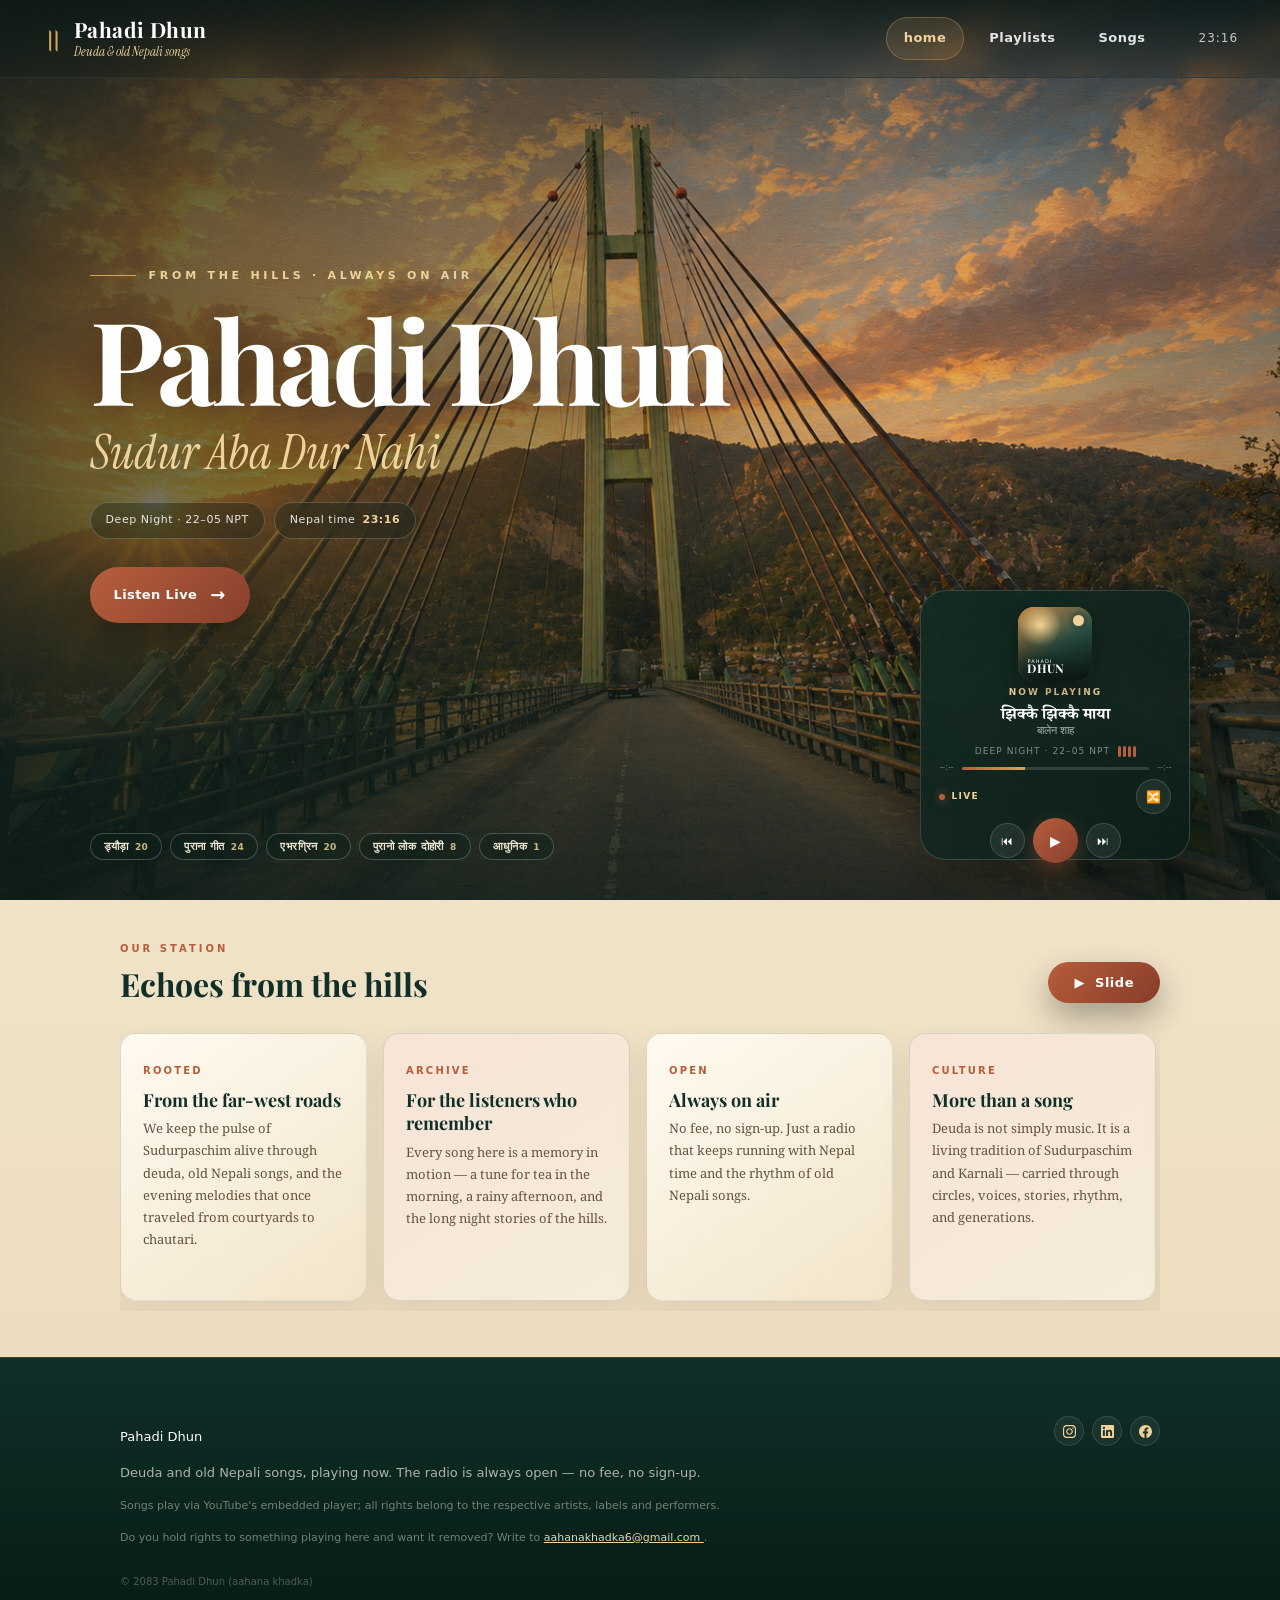
<file: index.html>
<!DOCTYPE html>
<html lang="en">
<head>
  <meta charset="UTF-8">
  <meta name="viewport" content="width=device-width, initial-scale=1.0">

  <title>Pahadi Dhun | Sudur Aba Dur Nahi</title>

  <link rel="preconnect" href="https://fonts.googleapis.com">
  <link rel="preconnect" href="https://fonts.gstatic.com" crossorigin>

  <link
    href="https://fonts.googleapis.com/css2?family=Noto+Serif+Devanagari:wght@400;500;600;700&family=Instrument+Serif:ital@0;1&family=Playfair+Display:wght@500;600;700&display=swap"
    rel="stylesheet"
  >

  <link rel="stylesheet" href="styles.css">
</head>

<body>

  <!-- ================= TOP NAVIGATION ================= -->

  <header class="topbar">

    <a class="brand" href="#radio">
      <span class="brand-symbol">॥</span>

      <span class="brand-text">
        <span class="brand-mark">Pahadi Dhun</span>
        <span class="brand-en">Deuda & old Nepali songs</span>
      </span>
    </a>

    <nav class="topnav">
      <a href="#radio" class="active">home</a>
      <a href="playlists.html">Playlists</a>
      <a href="playlists.html#songs">Songs</a>
    </nav>

    <div class="topbar-meta">
      <span class="clock" id="clock">--:--</span>
    </div>

  </header>


  <!-- ================= HERO ================= -->

  <section class="hero" id="radio">

    <!-- background -->
    <div class="hero-background"></div>

    <!-- cinematic overlay -->
    <div class="hero-overlay"></div>

    <!-- grain -->
    <div class="hero-grain"></div>


    <div class="hero-content">

      <p class="hero-eyebrow reveal">
        From the hills · Always on air
      </p>

      <h1 class="reveal">
        Pahadi Dhun
      </h1>

      <p class="hero-tagline reveal">
        Sudur Aba Dur Nahi
      </p>



      <div class="hero-badges reveal">

        <span class="badge" id="nowRotationBadge">
          — 
        </span>

        <span class="badge">
          Nepal time
          <strong id="nptTime">--:--</strong>
        </span>

      </div>


      <a class="cta reveal" href="#player-section">
        <span>Listen Live</span>
        <span class="cta-arrow">→</span>
      </a>

    </div>


    <!-- ================= CATEGORY BUTTONS ================= -->

    <div class="hero-cats reveal" id="heroCats"></div>


    <!-- ================= FLOATING PLAYER ================= -->

    <div class="player-section" id="player-section">

      <div class="player-grid reveal">

        <div class="now-card">

          <!-- album art -->
          <div class="art" id="artWrap">

            <div class="art-inner" id="artInner">

              <div class="art-overlay"></div>

              <div class="art-title">
                <span>PAHADI</span>
                <strong>DHUN</strong>
              </div>

              <span class="disc-hole"></span>

            </div>

          </div>


          <!-- song information -->

          <div class="now-body">

            <div class="now-text">

              <p class="now-label">
                Now playing
              </p>

              <h3 id="nowTitle">
                —
              </h3>

              <p class="now-artist" id="nowArtist">
                —
              </p>

              <div class="now-sub">

                <span
                  class="now-rotation"
                  id="nowPlayingRotation">
                  —
                </span>

                <span class="eq" aria-hidden="true">
                  <i></i>
                  <i></i>
                  <i></i>
                  <i></i>
                </span>

              </div>

            </div>


            <div class="progress" aria-hidden="true">

              <span class="progress-time" id="progressCur">
                --:--
              </span>

              <span class="progress-track">
                <span class="progress-fill" id="progressFill"></span>
              </span>

              <span class="progress-time" id="progressTotal">
                --:--
              </span>

            </div>

          </div>


          <!-- controls -->

          <div class="controls">

            <div class="controls-meta">

              <span class="live">
                <span class="live-dot"></span>
                Live
              </span>

              <button
                type="button"
                class="ctl"
                id="btnShuffle"
                aria-label="Shuffle">
                🔀
              </button>

            </div>


            <div class="controls-main">

              <button
                class="ctl"
                id="btnPrev"
                aria-label="Previous song">
                ⏮
              </button>

              <button
                class="ctl primary"
                id="btnPlay"
                aria-label="Play / Pause">
                ▶
              </button>

              <button
                class="ctl"
                id="btnNext"
                aria-label="Next song">
                ⏭
              </button>

            </div>

          </div>

        </div>


        <!-- hidden YouTube player -->
        <div class="player-hidden" aria-hidden="true">
          <div id="player"></div>
        </div>

      </div>

    </div>

  </section>


  <!-- ================= STATION STORY ================= -->

  <section class="story reveal">

    <div class="story-inner">

      <div class="story-head">

        <div class="section-head">

          <span class="kicker">
            Our station
          </span>

          <h2>
            Echoes from the hills
          </h2>

        </div>

        <button
          type="button"
          class="slide-btn story-slide-btn"
          id="storySlideBtn"
          aria-label="Slide story cards">
          <span>▶</span>
          <span class="slide-btn-label">Slide</span>
        </button>

      </div>


      <div class="story-grid" id="storyGrid">

        <article class="story-card">

          <span class="story-tag">
            Rooted
          </span>

          <h3>
            From the far-west roads
          </h3>

          <p>
            We keep the pulse of Sudurpaschim alive through
            deuda, old Nepali songs, and the evening melodies
            that once traveled from courtyards to chautari.
          </p>

        </article>


        <article class="story-card accent">

          <span class="story-tag">
            Archive
          </span>

          <h3>
            For the listeners who remember
          </h3>

          <p>
            Every song here is a memory in motion — a tune
            for tea in the morning, a rainy afternoon, and
            the long night stories of the hills.
          </p>

        </article>


        <article class="story-card">

          <span class="story-tag">
            Open
          </span>

          <h3>
            Always on air
          </h3>

          <p>
            No fee, no sign-up. Just a radio that keeps
            running with Nepal time and the rhythm of
            old Nepali songs.
          </p>

        </article>

        <article class="story-card accent">

          <span class="story-tag">
            Culture
          </span>

          <h3>
            More than a song
          </h3>

          <p>
            Deuda is not simply music. It is a living tradition
            of Sudurpaschim and Karnali — carried through circles,
            voices, stories, rhythm, and generations.
          </p>

        </article>


        <article class="story-card">

          <span class="story-tag">
            Memory
          </span>

          <h3>
            Songs that travelled by voice
          </h3>

          <p>
            Before playlists and streaming, these melodies
            travelled from village to village, from one chautari
            to another, remembered and sung by people.
          </p>

        </article>


        <article class="story-card accent">

          <span class="story-tag">
            Together
          </span>

          <h3>
            Music brings people closer
          </h3>

          <p>
            Whether you grew up in the hills or now live far
            from home, an old deuda tune can bring back the
            sound of familiar places and familiar voices.
          </p>

        </article>

      </div>

    </div>

  </section>


  <!-- ================= FOOTER ================= -->

  <footer>

    <div class="footer-inner">

      <p class="footer-brand">
        Pahadi Dhun
      </p>

      <p>
        Deuda and old Nepali songs, playing now.
        The radio is always open — no fee, no sign-up.
      </p>

      <div class="footer-social">
        <a href="https://www.instagram.com/aahanaahh?igsh=MTlxOTRmM2JIOHY3bQ==" aria-label="Instagram" target="_blank" rel="noopener">
          <svg viewBox="0 0 24 24"><path fill-rule="evenodd" clip-rule="evenodd" d="M12 0C8.74 0 8.333.015 7.053.072 5.775.132 4.905.333 4.14.63c-.789.306-1.459.717-2.126 1.384S.935 3.35.63 4.14C.333 4.905.131 5.775.072 7.053.012 8.333 0 8.74 0 12s.015 3.667.072 4.947c.06 1.277.261 2.148.558 2.913.306.788.717 1.459 1.384 2.126.667.666 1.336 1.079 2.126 1.384.766.296 1.636.499 2.913.558C8.333 23.988 8.74 24 12 24s3.667-.015 4.947-.072c1.277-.06 2.148-.262 2.913-.558.788-.306 1.459-.718 2.126-1.384.666-.667 1.079-1.335 1.384-2.126.296-.765.499-1.636.558-2.913.06-1.28.072-1.687.072-4.947s-.015-3.667-.072-4.947c-.06-1.277-.262-2.149-.558-2.913-.306-.789-.718-1.459-1.384-2.126C21.319 1.347 20.651.935 19.86.63c-.765-.297-1.636-.499-2.913-.558C15.667.012 15.26 0 12 0zm0 2.16c3.203 0 3.585.016 4.85.071 1.17.055 1.805.249 2.227.415.562.217.96.477 1.382.896.419.42.679.819.896 1.381.164.422.36 1.057.413 2.227.057 1.266.07 1.646.07 4.85s-.015 3.585-.074 4.85c-.061 1.17-.256 1.805-.421 2.227-.224.562-.479.96-.899 1.382-.419.419-.824.679-1.38.896-.42.164-1.065.36-2.235.413-1.274.057-1.649.07-4.859.07-3.211 0-3.586-.015-4.859-.074-1.171-.061-1.816-.256-2.236-.421-.569-.224-.96-.479-1.379-.899-.421-.419-.69-.824-.9-1.38-.165-.42-.359-1.065-.42-2.235-.045-1.26-.061-1.649-.061-4.844 0-3.196.016-3.586.061-4.861.061-1.17.255-1.814.42-2.234.21-.57.479-.96.9-1.381.419-.419.81-.689 1.379-.898.42-.166 1.051-.361 2.221-.421 1.275-.045 1.65-.06 4.859-.06l.045.03zm0 3.678c-3.405 0-6.162 2.76-6.162 6.162 0 3.405 2.76 6.162 6.162 6.162 3.405 0 6.162-2.76 6.162-6.162 0-3.405-2.76-6.162-6.162-6.162zM12 16c-2.21 0-4-1.79-4-4s1.79-4 4-4 4 1.79 4 4-1.79 4-4 4zm7.846-10.405c0 .795-.646 1.44-1.44 1.44-.795 0-1.44-.646-1.44-1.44 0-.794.646-1.439 1.44-1.439.793-.001 1.44.645 1.44 1.439z"/></svg>
        </a>
        <a href="https://www.linkedin.com/in/sushma-khadka-935508330/" aria-label="LinkedIn" target="_blank" rel="noopener">
          <svg viewBox="0 0 24 24"><path fill-rule="evenodd" clip-rule="evenodd" d="M20.447 20.452h-3.554v-5.569c0-1.328-.027-3.037-1.852-3.037-1.853 0-2.136 1.445-2.136 2.939v5.667H9.351V9h3.414v1.561h.046c.477-.9 1.637-1.85 3.37-1.85 3.601 0 4.267 2.37 4.267 5.455v6.286zM5.337 7.433c-1.144 0-2.063-.926-2.063-2.065 0-1.138.92-2.063 2.063-2.063 1.14 0 2.064.925 2.064 2.063 0 1.139-.925 2.065-2.064 2.065zm1.782 13.019H3.555V9h3.564v11.452zM22.225 0H1.771C.792 0 0 .774 0 1.729v20.542C0 23.227.792 24 1.771 24h20.451C23.2 24 24 23.227 24 22.271V1.729C24 .774 23.2 0 22.222 0h.003z"/></svg>
        </a>
        <a href="#" aria-label="Facebook" target="_blank" rel="noopener">
          <svg viewBox="0 0 24 24"><path fill-rule="evenodd" clip-rule="evenodd" d="M24 12.073c0-6.627-5.373-12-12-12s-12 5.373-12 12c0 5.99 4.388 10.954 10.125 11.854v-8.385H7.078v-3.47h3.047V9.43c0-3.007 1.792-4.669 4.533-4.669 1.312 0 2.686.235 2.686.235v2.953H15.83c-1.491 0-1.956.925-1.956 1.874v2.25h3.328l-.532 3.47h-2.796v8.385C19.612 23.027 24 18.062 24 12.073z"/></svg>
        </a>
      </div>

      <p class="small">
        Songs play via YouTube's embedded player;
        all rights belong to the respective artists,
        labels and performers.
      </p>

      <p class="small">
        Do you hold rights to something playing here
        and want it removed?
        Write to
        <a href="mailto:aahanakhadka6@gmail.com">
          aahanakhadka6@gmail.com
        </a>.
      </p>

      <p class="tiny">
        © 2083 Pahadi Dhun (aahana khadka)
      </p>

    </div>

  </footer>


  <!-- scripts -->

  <script src="songs.js"></script>
  <script src="app.js"></script>

</body>
</html>
</file>
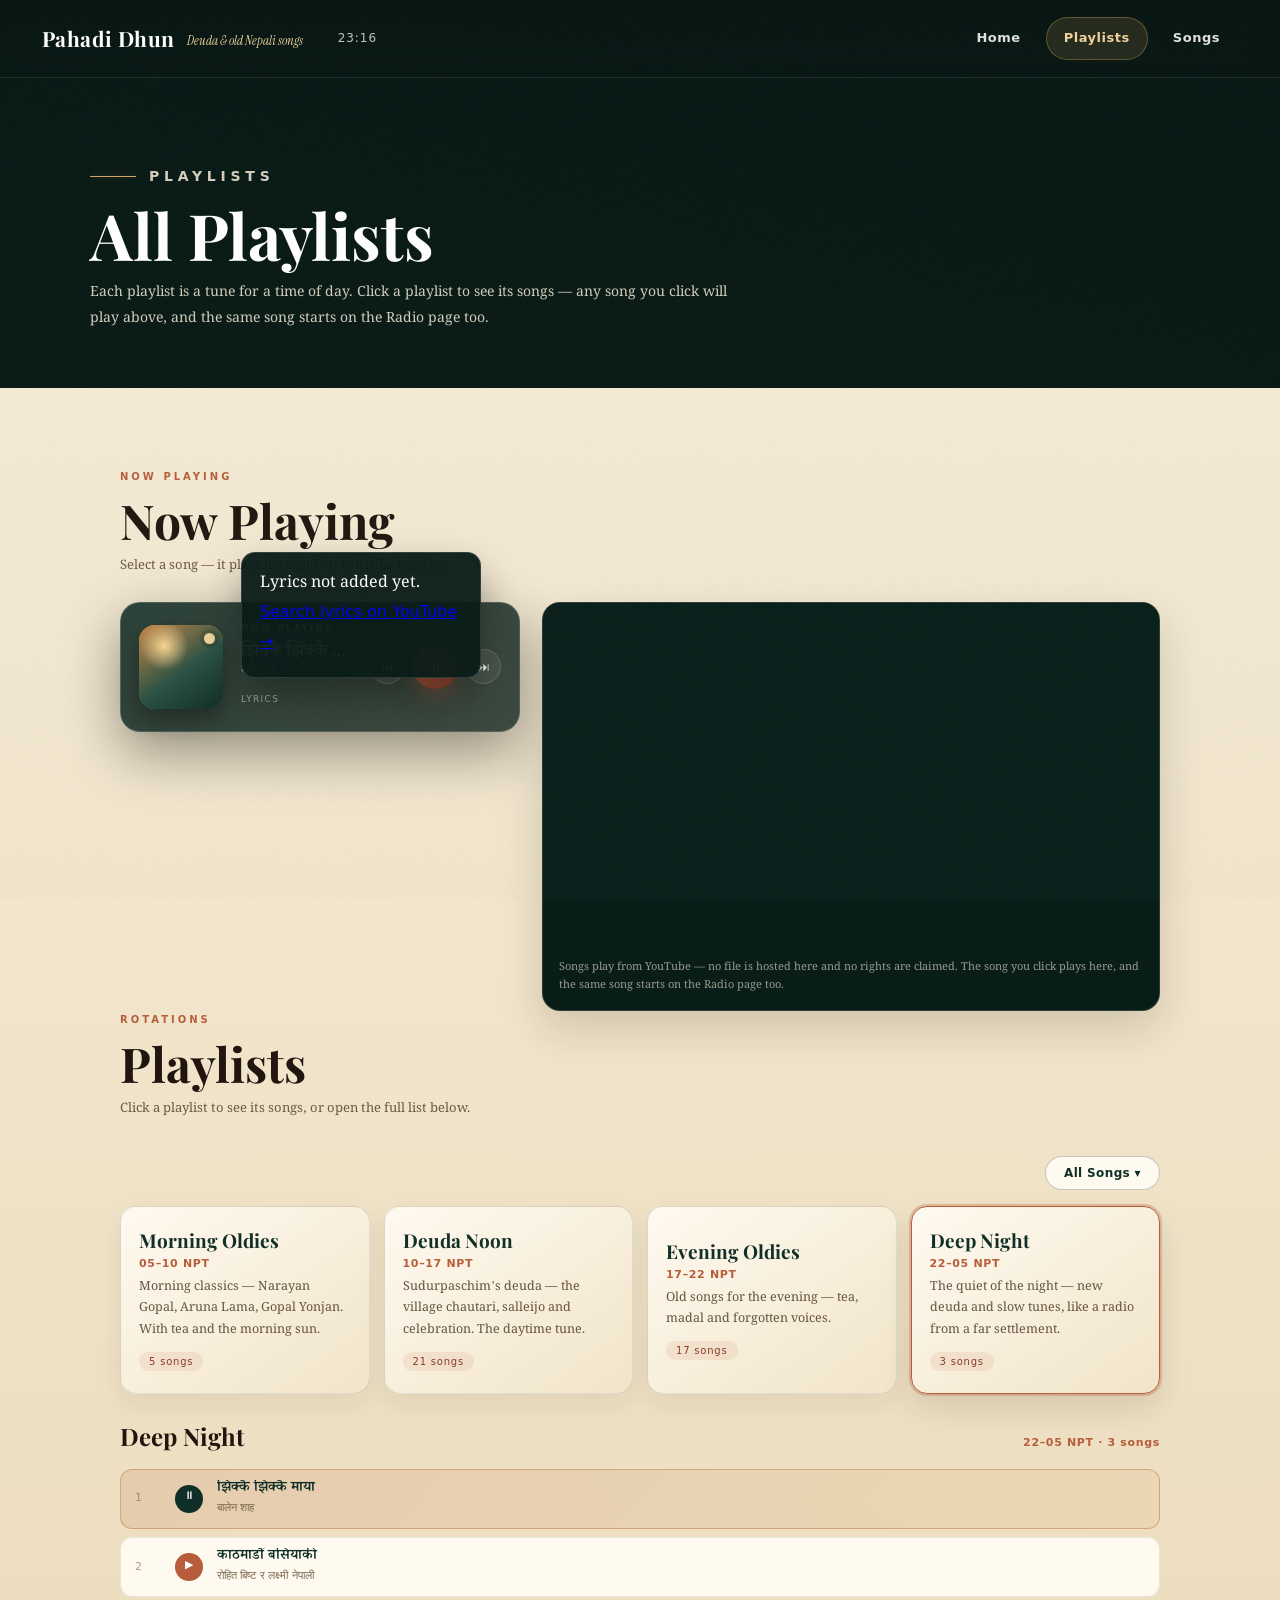
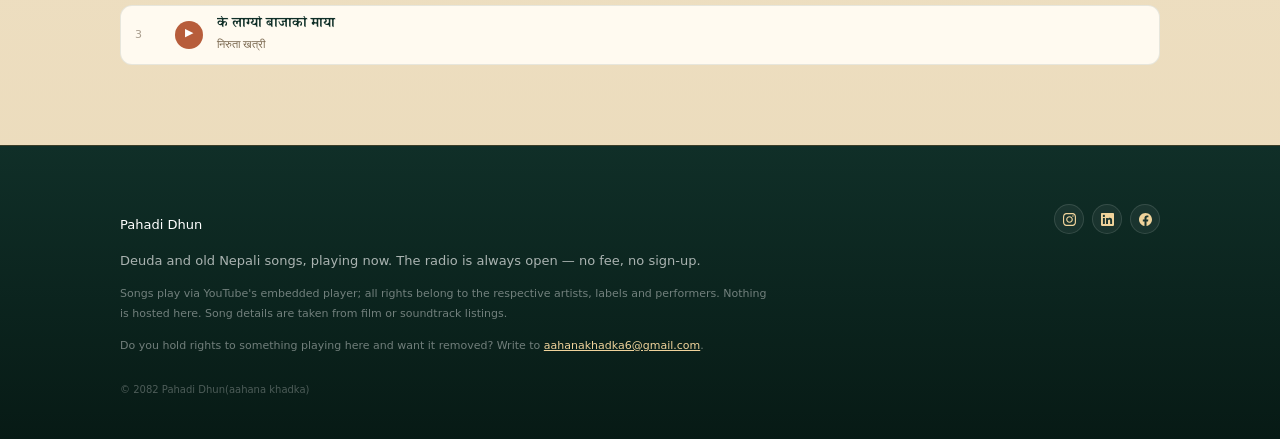
<file: playlists.html>
<!DOCTYPE html>
<html lang="en">
<head>
<meta charset="UTF-8">
<meta name="viewport" content="width=device-width, initial-scale=1.0">
<title>Pahadi Dhun · Playlists</title>
<meta name="description" content="Pahadi Dhun — all playlists and songs. Sudurpaschimeli deuda and old Nepali songs. Click any song to play it from YouTube.">
<link rel="preconnect" href="https://fonts.googleapis.com">
<link rel="preconnect" href="https://fonts.gstatic.com" crossorigin>
<link href="https://fonts.googleapis.com/css2?family=Noto+Serif+Devanagari:wght@400;500;600;700&family=Instrument+Serif:ital@0;1&family=Playfair+Display:wght@500;600;700&display=swap" rel="stylesheet">
<link rel="stylesheet" href="styles.css">
<style>
/* ============ PLAYLISTS PAGE ============ */

.page-hero {
  padding: 150px 30px 55px;
  color: white;
  background:
    linear-gradient(180deg, rgba(5,20,17,.9), rgba(7,22,18,.84)),
    linear-gradient(135deg, #102f28, #081d18);
}
.page-hero-inner {
  max-width: 1100px;
  margin: 0 auto;
}
.page-hero .hero-eyebrow {
  margin-bottom: 12px;
}
.page-hero h1 {
  font-size: clamp(2.4rem, 6vw, 4rem);
  line-height: 1.05;
  color: white;
}
.page-hero p {
  max-width: 640px;
  margin-top: 14px;
  font-size: 14px;
  line-height: 1.8;
  color: rgba(255,247,227,.82);
}

.sub {
  display: block;
  margin-top: 8px;
  font-size: 13px;
  color: #6b5a44;
}

/* ---- player (override square layout from styles.css) ---- */
.player .section-head {
  margin-bottom: 24px;
}
.player-grid {
  display: grid;
  grid-template-columns: minmax(0, 400px) minmax(0, 1fr);
  gap: 22px;
  align-items: start;
}
.player .now-card {
  width: auto;
  height: auto;
  display: grid;
  grid-template-columns: 84px minmax(0, 1fr) auto;
  align-items: center;
  gap: 6px 18px;
  padding: 18px;
  border-radius: 20px;
}
.player .art {
  grid-column: 1;
  grid-row: 1 / 3;
  width: 84px;
  height: 84px;
}
.player .now-text {
  grid-column: 2;
  grid-row: 1;
  width: auto;
  text-align: left;
}
.player .now-text h3 {
  font-size: 18px;
}
.player .controls {
  grid-column: 3;
  grid-row: 1 / 3;
  flex-direction: row;
  justify-content: flex-end;
  width: auto;
  gap: 8px;
  align-self: center;
}
.player .lyrics {
  grid-column: 2;
  grid-row: 2;
  text-align: left;
  justify-self: start;
}
.player .lyrics-body {
  left: 0;
  right: auto;
  transform: none;
  bottom: calc(100% + 8px);
}

/* ---- youtube ---- */
.yt-wrap {
  border-radius: 18px;
  overflow: hidden;
  background: #081d18;
  border: 1px solid rgba(255,255,255,.14);
  box-shadow: 0 18px 45px rgba(30,22,12,.16);
}
.yt-wrap #player {
  position: relative;
  width: 100%;
  aspect-ratio: 16 / 9;
  background: #081d18;
}
.yt-wrap iframe {
  position: absolute;
  top: 0;
  left: 0;
  width: 100%;
  height: 100%;
  border: none;
}
.yt-note {
  padding: 10px 16px 14px;
  font-size: 11px;
  line-height: 1.65;
  color: rgba(255,247,227,.58);
}

/* ---- toolbar ---- */
.pl-toolbar {
  display: flex;
  justify-content: flex-end;
  margin-bottom: 16px;
}
.all-btn {
  border: 1px solid rgba(23,53,45,.25);
  background: #fffaf0;
  color: var(--forest);
  font-family: var(--font-ui);
  font-size: 12px;
  font-weight: 700;
  letter-spacing: .03em;
  padding: 9px 18px;
  border-radius: 30px;
  cursor: pointer;
  transition: .2s ease;
}
.all-btn:hover {
  background: var(--forest);
  color: white;
}
.all-btn.on {
  background: var(--clay);
  color: white;
  border-color: transparent;
}

/* ---- playlist cards ---- */
.pl-grid {
  display: grid;
  grid-template-columns: repeat(auto-fit, minmax(210px, 1fr));
  gap: 14px;
}
.pl-card {
  display: block;
  text-align: left;
  cursor: pointer;
  padding: 20px 18px;
  border-radius: 16px;
  background: linear-gradient(145deg, #fffaf0, #f1e4c9);
  border: 1px solid rgba(23,53,45,.12);
  box-shadow: 0 10px 26px rgba(40,30,20,.07);
  color: var(--forest);
  font-family: inherit;
  transition: transform .22s ease, box-shadow .22s ease, border-color .22s ease;
}
.pl-card:hover {
  transform: translateY(-4px);
  box-shadow: 0 18px 38px rgba(40,30,20,.14);
}
.pl-card.active {
  border-color: var(--clay);
  box-shadow: 0 0 0 2px rgba(183,93,59,.3), 0 14px 30px rgba(40,30,20,.12);
}
.pl-card h3 {
  font-size: 19px;
  margin-bottom: 4px;
}
.pl-time {
  font-family: var(--font-ui);
  font-size: 11px;
  font-weight: 700;
  letter-spacing: .06em;
  color: var(--clay);
}
.pl-blurb {
  margin-top: 8px;
  font-size: 12.5px;
  line-height: 1.7;
  color: #655440;
}
.pl-count {
  display: inline-block;
  margin-top: 10px;
  font-family: var(--font-ui);
  font-size: 10px;
  letter-spacing: .08em;
  color: var(--clay-dark);
  background: rgba(183,93,59,.1);
  padding: 4px 10px;
  border-radius: 20px;
}

/* ---- songs ---- */
.pl-body {
  margin-top: 22px;
}
.pl-open-head {
  display: flex;
  align-items: baseline;
  justify-content: space-between;
  gap: 12px;
  flex-wrap: wrap;
  margin-bottom: 12px;
}
.pl-open-head h3 {
  font-size: 24px;
}
.song-list {
  display: flex;
  flex-direction: column;
  gap: 8px;
}
.song {
  display: grid;
  grid-template-columns: 28px 30px minmax(0, 1fr) auto;
  align-items: center;
  gap: 12px;
  padding: 10px 14px;
  border-radius: 12px;
  background: #fffaf0;
  border: 1px solid rgba(23,53,45,.1);
  cursor: pointer;
  transition: .18s ease;
}
.song:hover {
  background: #f7efdc;
  transform: translateX(3px);
}
.song.playing {
  background: linear-gradient(135deg, rgba(183,93,59,.14), rgba(214,165,91,.12));
  border-color: rgba(183,93,59,.4);
}
.song-num {
  font-family: var(--font-ui);
  font-size: 11px;
  color: rgba(101,84,64,.55);
}
.song-play {
  display: inline-flex;
  align-items: center;
  justify-content: center;
  width: 28px;
  height: 28px;
  border-radius: 50%;
  font-size: 11px;
  background: var(--clay);
  color: white;
}
.song.playing .song-play {
  background: var(--forest);
}
.song-body {
  min-width: 0;
}
.song-title {
  font-size: 14.5px;
  line-height: 1.35;
  font-weight: 600;
  color: var(--forest);
  white-space: nowrap;
  overflow: hidden;
  text-overflow: ellipsis;
}
.song-artist {
  font-family: var(--font-ui);
  font-size: 11px;
  color: #7a684f;
}
.song-rot {
  font-family: var(--font-ui);
  font-size: 9px;
  text-transform: uppercase;
  letter-spacing: .08em;
  color: var(--clay-dark);
  background: rgba(183,93,59,.1);
  padding: 4px 9px;
  border-radius: 20px;
  white-space: nowrap;
}

@media (max-width: 900px) {
  .page-hero {
    padding: 140px 24px 45px;
  }
  .player-grid {
    grid-template-columns: 1fr;
  }
  .song {
    grid-template-columns: 24px 26px minmax(0, 1fr);
  }
  .song-rot {
    display: none;
  }
}

@media (max-width: 650px) {
  .page-hero {
    padding: 125px 18px 40px;
  }
  .player .now-card {
    grid-template-columns: 64px minmax(0, 1fr);
  }
  .player .art {
    grid-row: 1 / 3;
    width: 64px;
    height: 64px;
  }
  .player .now-text {
    grid-column: 2;
    grid-row: 1;
  }
  .player .controls {
    grid-column: 1 / -1;
    grid-row: 3;
    justify-content: center;
  }
  .player .lyrics {
    grid-column: 1 / -1;
    grid-row: 4;
    justify-self: start;
  }
  .song {
    grid-template-columns: 22px 26px minmax(0, 1fr);
    gap: 9px;
    padding: 9px 11px;
  }
  .song-title {
    font-size: 13px;
  }
  .all-btn {
    font-size: 11px;
    padding: 8px 14px;
  }
}
</style>
</head>
<body>

<header class="topbar">
  <a class="brand" href="index.html#Home">
    <span class="brand-mark" aria-hidden="true">Pahadi Dhun</span>
    <span class="brand-en">Deuda &amp; old Nepali songs</span>
  </a>
  <div class="topbar-meta">
    <span class="clock" id="clock">--:--</span>
  </div>
  <nav class="topnav">
    <a href="index.html#radio">Home</a>
    <a href="playlists.html" class="active">Playlists</a>
    <a href="playlists.html#songs">Songs</a>
  </nav>
</header>

<div class="page-hero">
  <div class="page-hero-inner">
    <p class="hero-eyebrow">Playlists</p>
    <h1>All Playlists</h1>
    <p>Each playlist is a tune for a time of day. Click a playlist to see its songs — any song you click will play above, and the same song starts on the Radio page too.</p>
  </div>
</div>

<main>
  <section class="player" id="player">
    <div class="section-head">
      <span class="kicker">Now playing</span>
      <h2>Now Playing</h2>
      <span class="sub">Select a song — it plays here and on YouTube together.</span>
    </div>
    <div class="player-grid">
      <div class="now-card">
        <div class="art" id="artWrap">
          <div class="art-inner" id="artInner">
            <span class="disc-hole"></span>
          </div>
        </div>
        <div class="now-text">
          <p class="now-label">Now playing</p>
          <h3 id="nowTitle">—</h3>
          <p class="now-artist" id="nowArtist">—</p>
        </div>
        <div class="controls">
          <button class="ctl" id="btnPrev" aria-label="Previous song">⏮</button>
          <button class="ctl primary" id="btnPlay" aria-label="Play / Pause">⏸</button>
          <button class="ctl" id="btnNext" aria-label="Next song">⏭</button>
        </div>
        <div class="lyrics" id="lyrics">
          <button type="button" class="lyrics-toggle" id="lyricsToggle">Lyrics</button>
          <div class="lyrics-body" id="lyricsBody"></div>
        </div>
      </div>
      <div class="yt-wrap">
        <div id="player"></div>
        <p class="yt-note">Songs play from YouTube — no file is hosted here and no rights are claimed. The song you click plays here, and the same song starts on the Radio page too.</p>
      </div>
    </div>
  </section>

  <section id="songs">
    <div class="section-head">
      <span class="kicker">Rotations</span>
      <h2>Playlists</h2>
      <span class="sub">Click a playlist to see its songs, or open the full list below.</span>
    </div>
    <div class="pl-toolbar">
      <button type="button" class="all-btn" id="btnAllSongs">All Songs ▾</button>
    </div>
    <div id="playlistBlocks"></div>
  </section>
</main>

<footer>
  <div class="footer-inner">
    <p class="footer-brand">Pahadi Dhun</p>
    <p>Deuda and old Nepali songs, playing now. The radio is always open — no fee, no sign-up.</p>
    <div class="footer-social">
      <a href="#" aria-label="Instagram" target="_blank" rel="noopener">
        <svg viewBox="0 0 24 24"><path fill-rule="evenodd" clip-rule="evenodd" d="M12 0C8.74 0 8.333.015 7.053.072 5.775.132 4.905.333 4.14.63c-.789.306-1.459.717-2.126 1.384S.935 3.35.63 4.14C.333 4.905.131 5.775.072 7.053.012 8.333 0 8.74 0 12s.015 3.667.072 4.947c.06 1.277.261 2.148.558 2.913.306.788.717 1.459 1.384 2.126.667.666 1.336 1.079 2.126 1.384.766.296 1.636.499 2.913.558C8.333 23.988 8.74 24 12 24s3.667-.015 4.947-.072c1.277-.06 2.148-.262 2.913-.558.788-.306 1.459-.718 2.126-1.384.666-.667 1.079-1.335 1.384-2.126.296-.765.499-1.636.558-2.913.06-1.28.072-1.687.072-4.947s-.015-3.667-.072-4.947c-.06-1.277-.262-2.149-.558-2.913-.306-.789-.718-1.459-1.384-2.126C21.319 1.347 20.651.935 19.86.63c-.765-.297-1.636-.499-2.913-.558C15.667.012 15.26 0 12 0zm0 2.16c3.203 0 3.585.016 4.85.071 1.17.055 1.805.249 2.227.415.562.217.96.477 1.382.896.419.42.679.819.896 1.381.164.422.36 1.057.413 2.227.057 1.266.07 1.646.07 4.85s-.015 3.585-.074 4.85c-.061 1.17-.256 1.805-.421 2.227-.224.562-.479.96-.899 1.382-.419.419-.824.679-1.38.896-.42.164-1.065.36-2.235.413-1.274.057-1.649.07-4.859.07-3.211 0-3.586-.015-4.859-.074-1.171-.061-1.816-.256-2.236-.421-.569-.224-.96-.479-1.379-.899-.421-.419-.69-.824-.9-1.38-.165-.42-.359-1.065-.42-2.235-.045-1.26-.061-1.649-.061-4.844 0-3.196.016-3.586.061-4.861.061-1.17.255-1.814.42-2.234.21-.57.479-.96.9-1.381.419-.419.81-.689 1.379-.898.42-.166 1.051-.361 2.221-.421 1.275-.045 1.65-.06 4.859-.06l.045.03zm0 3.678c-3.405 0-6.162 2.76-6.162 6.162 0 3.405 2.76 6.162 6.162 6.162 3.405 0 6.162-2.76 6.162-6.162 0-3.405-2.76-6.162-6.162-6.162zM12 16c-2.21 0-4-1.79-4-4s1.79-4 4-4 4 1.79 4 4-1.79 4-4 4zm7.846-10.405c0 .795-.646 1.44-1.44 1.44-.795 0-1.44-.646-1.44-1.44 0-.794.646-1.439 1.44-1.439.793-.001 1.44.645 1.44 1.439z"/></svg>
      </a>
      <a href="#" aria-label="LinkedIn" target="_blank" rel="noopener">
        <svg viewBox="0 0 24 24"><path fill-rule="evenodd" clip-rule="evenodd" d="M20.447 20.452h-3.554v-5.569c0-1.328-.027-3.037-1.852-3.037-1.853 0-2.136 1.445-2.136 2.939v5.667H9.351V9h3.414v1.561h.046c.477-.9 1.637-1.85 3.37-1.85 3.601 0 4.267 2.37 4.267 5.455v6.286zM5.337 7.433c-1.144 0-2.063-.926-2.063-2.065 0-1.138.92-2.063 2.063-2.063 1.14 0 2.064.925 2.064 2.063 0 1.139-.925 2.065-2.064 2.065zm1.782 13.019H3.555V9h3.564v11.452zM22.225 0H1.771C.792 0 0 .774 0 1.729v20.542C0 23.227.792 24 1.771 24h20.451C23.2 24 24 23.227 24 22.271V1.729C24 .774 23.2 0 22.222 0h.003z"/></svg>
      </a>
      <a href="#" aria-label="Facebook" target="_blank" rel="noopener">
        <svg viewBox="0 0 24 24"><path fill-rule="evenodd" clip-rule="evenodd" d="M24 12.073c0-6.627-5.373-12-12-12s-12 5.373-12 12c0 5.99 4.388 10.954 10.125 11.854v-8.385H7.078v-3.47h3.047V9.43c0-3.007 1.792-4.669 4.533-4.669 1.312 0 2.686.235 2.686.235v2.953H15.83c-1.491 0-1.956.925-1.956 1.874v2.25h3.328l-.532 3.47h-2.796v8.385C19.612 23.027 24 18.062 24 12.073z"/></svg>
      </a>
    </div>
    <p class="small">Songs play via YouTube's embedded player; all rights belong to the respective artists, labels and performers. Nothing is hosted here. Song details are taken from film or soundtrack listings.</p>
    <p class="small">Do you hold rights to something playing here and want it removed? Write to <a href="mailto:aahanakhadka6@gmail.com">aahanakhadka6@gmail.com</a>.</p>
    <p class="tiny">© 2082 Pahadi Dhun(aahana khadka)</p>
  </div>
</footer>

<script src="songs.js"></script>
<script src="playlists.js"></script>
</body>
</html>
</file>
<file: styles.css>
/* =========================================================
   PAHADI DHUN
   CINEMATIC HILL RADIO WEBSITE
   ========================================================= */

:root {
  --ink: #21160f;

  --paper: #ead9b8;
  --paper-2: #f7efdc;
  --cream: #f8f0dd;

  --forest: #102f28;
  --forest-dark: #081d18;

  --gold: #d6a55b;
  --gold-light: #f0d39b;

  --clay: #b75d3b;
  --clay-dark: #873d2a;

  --white: #fffaf0;

  --line: rgba(255,255,255,.16);

  --font-ui:
    "Segoe UI",
    system-ui,
    -apple-system,
    sans-serif;
}


/* =========================================================
   RESET
   ========================================================= */

* {
  margin: 0;
  padding: 0;
  box-sizing: border-box;
}

html {
  scroll-behavior: smooth;
  scroll-padding-top: 80px;
}

body {
  font-family:
    "Noto Serif Devanagari",
    Georgia,
    serif;

  color: var(--ink);

  background:
    linear-gradient(
      180deg,
      #f7efdc,
      #ead9b8
    );

  line-height: 1.7;

  overflow-x: hidden;
}


/* =========================================================
   TYPOGRAPHY
   ========================================================= */

h1,
h2,
h3,
.brand-mark,
.footer-brand {
  font-family:
    "Playfair Display",
    "Noto Serif Devanagari",
    Georgia,
    serif;
}

button,
a {
  font-family: var(--font-ui);
}


/* =========================================================
   FILM GRAIN
   ========================================================= */

body::after {
  content: "";

  position: fixed;
  inset: 0;

  pointer-events: none;

  z-index: 9999;

  opacity: .045;

  background-image:
    url("data:image/svg+xml,%3Csvg xmlns='http://www.w3.org/2000/svg' width='180' height='180'%3E%3Cfilter id='n'%3E%3CfeTurbulence type='fractalNoise' baseFrequency='.8' numOctaves='2' stitchTiles='stitch'/%3E%3C/filter%3E%3Crect width='100%25' height='100%25' filter='url(%23n)'/%3E%3C/svg%3E");
}


/* =========================================================
   TOP BAR
   ========================================================= */

.topbar {

  position: fixed;

  top: 0;
  left: 0;
  right: 0;

  z-index: 100;

  height: 78px;

  display: flex;

  align-items: center;

  padding: 0 42px;

  gap: 35px;

  color: white;

  background:
    linear-gradient(
      180deg,
      rgba(7,20,17,.78),
      rgba(7,20,17,.20)
    );

  backdrop-filter: blur(10px);

  -webkit-backdrop-filter: blur(10px);

  border-bottom:
    1px solid rgba(255,255,255,.10);

  transition:
    background .3s ease;
}


/* brand */

.brand {

  display: flex;

  align-items: center;

  gap: 12px;

  text-decoration: none;

  color: white;

  min-width: 230px;
}

.brand-symbol {

  color: var(--gold);

  font-size: 30px;

  line-height: 1;
}

.brand-text {

  display: flex;

  flex-direction: column;

  line-height: 1.05;
}

.brand-mark {

  font-size: 21px;

  font-weight: 700;

  letter-spacing: .02em;
}

.brand-en {

  margin-top: 5px;

  font-family:
    "Instrument Serif",
    Georgia,
    serif;

  font-style: italic;

  color: var(--gold-light);

  font-size: 13px;
}


/* navigation */

.topnav {

  display: flex;

  align-items: center;

  gap: 7px;

  margin-left: auto;
}

.topnav a {

  color: rgba(255,255,255,.88);

  text-decoration: none;

  font-size: 13px;

  font-weight: 600;

  letter-spacing: .04em;

  padding: 9px 17px;

  border-radius: 30px;

  border:
    1px solid transparent;

  transition:
    .25s ease;
}

.topnav a:hover {

  color: white;

  background:
    rgba(255,255,255,.10);
}

.topnav a.active {

  color: var(--gold-light);

  background:
    rgba(214,165,91,.14);

  border-color:
    rgba(214,165,91,.35);
}


/* clock */

.topbar-meta {

  display: flex;

  align-items: center;

  gap: 18px;

  font-family: var(--font-ui);

  font-size: 12px;

  color:
    rgba(255,255,255,.75);

  white-space: nowrap;
}

.clock {

  letter-spacing: .08em;
}


/* =========================================================
   HERO
   ========================================================= */

.hero {

  position: relative;

  min-height: 100vh;

  min-height: 900px;

  display: flex;

  flex-direction: column;

  justify-content: center;

  overflow: hidden;

  color: white;

  padding:
    130px
    clamp(30px, 7vw, 110px)
    50px;
}


/* actual uploaded image */

.hero-background {

  position: absolute;

  inset: 0;

  z-index: 0;

  background-image:
    url("images/sudur.png");

  background-size: cover;

  background-position:
    center center;

  background-repeat: no-repeat;

  transform: scale(1.01);

}


/* cinematic color treatment */

.hero-overlay {

  position: absolute;

  inset: 0;

  z-index: 1;

  background:

    linear-gradient(
      90deg,
      rgba(5,22,18,.80) 0%,
      rgba(8,28,22,.42) 35%,
      rgba(8,28,22,.08) 72%,
      rgba(5,18,15,.28) 100%
    ),

    linear-gradient(
      180deg,
      rgba(5,20,17,.40) 0%,
      transparent 25%,
      transparent 52%,
      rgba(7,20,16,.76) 100%
    );
}


/* golden cinematic glow */

.hero::before {

  content: "";

  position: absolute;

  width: 700px;
  height: 700px;

  left: -230px;
  top: 10%;

  z-index: 2;

  background:
    radial-gradient(
      circle,
      rgba(241,167,72,.22),
      transparent 68%
    );

  pointer-events: none;
}


/* subtle grain */

.hero-grain {

  position: absolute;

  inset: 0;

  z-index: 3;

  pointer-events: none;

  opacity: .12;

  background-image:
    url("data:image/svg+xml,%3Csvg xmlns='http://www.w3.org/2000/svg' width='150' height='150'%3E%3Cfilter id='noise'%3E%3CfeTurbulence type='fractalNoise' baseFrequency='.9' numOctaves='2'/%3E%3C/filter%3E%3Crect width='100%25' height='100%25' filter='url(%23noise)' opacity='.35'/%3E%3C/svg%3E");
}


/* =========================================================
   HERO CONTENT
   ========================================================= */

.hero-content {

  position: relative;

  z-index: 10;

  width: min(700px, 100%);

  margin-top: -90px;
}


/* eyebrow */

.hero-eyebrow {

  display: flex;

  align-items: center;

  gap: 13px;

  margin-bottom: 20px;

  font-family: var(--font-ui);

  font-size: 11px;

  font-weight: 700;

  letter-spacing: .34em;

  text-transform: uppercase;

  color: var(--gold-light);
}

.hero-eyebrow::before {

  content: "";

  width: 46px;

  height: 1px;

  background: var(--gold);

  box-shadow:
    0 0 10px rgba(214,165,91,.4);
}


/* main title */

.hero h1 {

  font-size:
    clamp(4rem, 9vw, 8.5rem);

  line-height: .92;

  font-weight: 700;

  letter-spacing: -.045em;

  color: white;

  text-shadow:
    0 8px 40px rgba(0,0,0,.45);
}


/* tagline */

.hero-tagline {

  margin-top: 18px;

  font-family:
    "Instrument Serif",
    Georgia,
    serif;

  font-style: italic;

  font-size:
    clamp(1.8rem, 4vw, 3rem);

  line-height: 1;

  color: var(--gold-light);

  text-shadow:
    0 3px 22px rgba(0,0,0,.45);
}


/* description */

.hero-sub {

  max-width: 570px;

  margin-top: 23px;

  font-size: 15px;

  line-height: 1.8;

  color:
    rgba(255,247,227,.88);

  text-shadow:
    0 2px 12px rgba(0,0,0,.55);
}


/* =========================================================
   BADGES
   ========================================================= */

.hero-badges {

  display: flex;

  flex-wrap: wrap;

  gap: 9px;

  margin-top: 25px;
}

.badge {

  display: inline-flex;

  align-items: center;

  gap: 7px;

  padding: 8px 15px;

  border-radius: 30px;

  font-family: var(--font-ui);

  font-size: 11px;

  letter-spacing: .05em;

  color:
    rgba(255,255,255,.88);

  background:
    rgba(9,29,24,.34);

  border:
    1px solid rgba(255,255,255,.20);

  backdrop-filter:
    blur(8px);

  -webkit-backdrop-filter:
    blur(8px);
}

.badge strong {

  color: var(--gold-light);
}


/* =========================================================
   CTA
   ========================================================= */

.cta {

  display: inline-flex;

  align-items: center;

  gap: 13px;

  margin-top: 28px;

  padding: 13px 24px;

  border-radius: 40px;

  color: white;

  text-decoration: none;

  font-family: var(--font-ui);

  font-size: 13px;

  font-weight: 700;

  letter-spacing: .03em;

  background:
    linear-gradient(
      135deg,
      var(--clay),
      var(--clay-dark)
    );

  box-shadow:
    0 14px 32px rgba(0,0,0,.32);

  transition:
    transform .25s ease,
    box-shadow .25s ease;
}

.cta:hover {

  transform:
    translateY(-3px);

  box-shadow:
    0 19px 38px rgba(0,0,0,.42);
}

.cta-arrow {

  font-size: 18px;

  transition:
    transform .25s ease;
}

.cta:hover .cta-arrow {

  transform:
    translateX(4px);
}


/* =========================================================
   CATEGORY BUTTONS (HERO)
   ========================================================= */

.hero-cats {

  position: absolute;

  left: clamp(30px, 7vw, 110px);

  bottom: 40px;

  z-index: 15;

  display: flex;

  flex-wrap: wrap;

  gap: 8px;

  max-width: 46vw;
}

.hero-cat {

  display: inline-flex;

  align-items: center;

  gap: 6px;

  border:
    1px solid rgba(255,255,255,.22);

  background:
    rgba(9,29,24,.45);

  backdrop-filter:
    blur(8px);

  -webkit-backdrop-filter:
    blur(8px);

  color:
    rgba(255,247,227,.92);

  font-family: var(--font-ui);

  font-size: 11px;

  font-weight: 600;

  letter-spacing: .04em;

  padding: 6px 13px;

  border-radius: 30px;

  cursor: pointer;

  transition:
    transform .2s ease,
    background .2s ease,
    box-shadow .2s ease;
}

.hero-cat:hover {

  background:
    rgba(214,165,91,.22);

  transform:
    translateY(-2px);
}

.hero-cat.active {

  color: white;

  border-color: transparent;

  background:
    linear-gradient(
      135deg,
      var(--clay),
      var(--clay-dark)
    );

  box-shadow:
    0 6px 18px rgba(183,93,59,.35);
}

.hero-cat-count {

  color: var(--gold-light);

  font-size: 9px;

  opacity: .85;
}


/* =========================================================
   PLAYER
   ========================================================= */

.player-section {

  position: absolute;

  z-index: 20;

  left: auto;

  right: clamp(30px, 7vw, 110px);

  bottom: 40px;
}

.player-grid {

  width: auto;
}


/* glass player */

.now-card {

  display: flex;

  flex-direction: column;

  align-items: center;

  justify-content: space-between;

  width: 270px;
  height: 270px;

  gap: 4px;

  padding: 16px 18px 14px;

  border-radius: 26px;

  color: white;

  background:
    linear-gradient(
      135deg,
      rgba(12,40,33,.88),
      rgba(7,26,22,.78)
    );

  border:
    1px solid rgba(255,255,255,.16);

  box-shadow:
    0 20px 55px rgba(0,0,0,.4);

  backdrop-filter:
    blur(18px) saturate(1.2);

  -webkit-backdrop-filter:
    blur(18px) saturate(1.2);
}


/* =========================================================
   ALBUM ART
   ========================================================= */

.art {

  position: relative;

  width: 74px;
  height: 74px;

  overflow: hidden;

  flex-shrink: 0;

  border-radius: 16px;

  background:
    linear-gradient(
      145deg,
      #d5a05c,
      #743a29
    );

  box-shadow:
    0 10px 25px rgba(0,0,0,.4);
}

.art-inner {

  position: absolute;

  inset: 0;

  overflow: hidden;

  background:

    radial-gradient(
      circle at 30% 25%,
      rgba(255,220,150,.95),
      transparent 28%
    ),

    linear-gradient(
      145deg,
      #c88645,
      #285043 55%,
      #102b24
    );
}

.art-overlay {

  position: absolute;

  inset: 0;

  background:
    linear-gradient(
      180deg,
      transparent 25%,
      rgba(0,0,0,.62)
    );
}

.art-title {

  position: absolute;

  left: 9px;
  bottom: 8px;

  display: flex;

  flex-direction: column;

  color: white;

  line-height: .85;

  text-shadow:
    0 2px 10px rgba(0,0,0,.5);
}

.art-title span {

  font-family: var(--font-ui);

  font-size: 5px;

  letter-spacing: .22em;
}

.art-title strong {

  font-family:
    "Playfair Display",
    Georgia,
    serif;

  font-size: 12px;

  letter-spacing: .03em;
}

.disc-hole {

  position: absolute;

  width: 11px;
  height: 11px;

  top: 8px;
  right: 8px;

  border-radius: 50%;

  background:
    var(--gold-light);

  box-shadow:
    0 0 0 4px rgba(0,0,0,.12);
}


/* =========================================================
   SONG INFORMATION
   ========================================================= */

.now-body {

  min-width: 0;

  width: 100%;

  text-align: center;
}

.now-label {

  font-family: var(--font-ui);

  font-size: 9px;

  font-weight: 700;

  letter-spacing: .22em;

  text-transform: uppercase;

  color: var(--gold-light);
}

.now-text h3 {

  margin-top: 3px;

  font-size: 16px;

  line-height: 1.2;

  white-space: nowrap;

  overflow: hidden;

  text-overflow: ellipsis;
}

.now-artist {

  color:
    rgba(255,255,255,.65);

  font-family: var(--font-ui);

  font-size: 11px;
}

.now-sub {

  display: flex;

  align-items: center;

  justify-content: center;

  gap: 8px;

  margin-top: 3px;
}

.now-rotation {

  color:
    rgba(255,255,255,.48);

  font-family: var(--font-ui);

  font-size: 9px;

  text-transform: uppercase;

  letter-spacing: .12em;
}


/* =========================================================
   EQUALIZER
   ========================================================= */

.eq {

  display: inline-flex;

  align-items: flex-end;

  gap: 2px;

  height: 11px;
}

.eq i {

  width: 3px;

  height: 100%;

  border-radius: 3px;

  background: var(--clay);

  animation:
    equalizer 1s ease-in-out infinite;

  animation-play-state: paused;
}

.eq i:nth-child(2) {
  animation-delay: .15s;
}

.eq i:nth-child(3) {
  animation-delay: .30s;
}

.eq i:nth-child(4) {
  animation-delay: .45s;
}

.art.playing ~ .now-body .eq i {
  animation-play-state: running;
}

@keyframes equalizer {

  0%,100% {
    transform: scaleY(.25);
  }

  50% {
    transform: scaleY(1);
  }
}


/* =========================================================
   PROGRESS
   ========================================================= */

.progress {

  display: flex;

  align-items: center;

  gap: 8px;

  margin-top: 2px;

  width: 100%;
}

.progress-time {

  font-family: var(--font-ui);

  font-size: 8px;

  color:
    rgba(255,255,255,.42);

  white-space: nowrap;
}

.progress-track {

  flex: 1;

  height: 3px;

  overflow: hidden;

  border-radius: 20px;

  background:
    rgba(255,255,255,.14);
}

.progress-fill {

  display: block;

  width: 34%;

  height: 100%;

  background:
    linear-gradient(
      90deg,
      var(--clay),
      var(--gold)
    );
}


/* =========================================================
   CONTROLS
   ========================================================= */

.controls {

  display: flex;

  flex-direction: column;

  align-items: center;

  gap: 4px;

  width: 100%;
}

.controls-meta {

  display: flex;

  align-items: center;

  justify-content: space-between;

  gap: 12px;

  width: 100%;
}

.controls-main {

  display: flex;

  align-items: center;

  gap: 8px;
}


/* buttons */

.ctl {

  width: 35px;
  height: 35px;

  display: inline-flex;

  align-items: center;
  justify-content: center;

  border-radius: 50%;

  border:
    1px solid rgba(255,255,255,.15);

  color: white;

  background:
    rgba(255,255,255,.07);

  cursor: pointer;

  font-size: 12px;

  transition:
    .2s ease;
}

.ctl:hover {

  background:
    rgba(255,255,255,.16);

  transform:
    translateY(-2px);
}

.ctl.primary {

  width: 45px;
  height: 45px;

  font-size: 14px;

  border: none;

  background:
    linear-gradient(
      135deg,
      var(--clay),
      var(--clay-dark)
    );

  box-shadow:
    0 7px 20px rgba(183,93,59,.4);
}


/* live */

.live {

  display: flex;

  align-items: center;

  gap: 6px;

  font-family: var(--font-ui);

  font-size: 9px;

  font-weight: 700;

  text-transform: uppercase;

  letter-spacing: .15em;

  color: var(--gold-light);
}

.live-dot {

  width: 6px;
  height: 6px;

  border-radius: 50%;

  background: var(--clay);

  box-shadow:
    0 0 10px rgba(183,93,59,.9);

  animation:
    livePulse 1.8s infinite;
}

@keyframes livePulse {

  0%,100% {
    opacity: 1;
  }

  50% {
    opacity: .4;
  }
}


/* =========================================================
   LYRICS
   ========================================================= */

.lyrics {

  position: relative;

  text-align: center;

  margin-top: 0;
}

.lyrics-toggle {

  border: none;

  background: none;

  color:
    rgba(255,255,255,.55);

  cursor: pointer;

  font-family: var(--font-ui);

  font-size: 9px;

  text-transform: uppercase;

  letter-spacing: .15em;
}

.lyrics-toggle:hover {

  color: var(--gold-light);
}

.lyrics-body {

  display: none;

  position: absolute;

  left: 50%;

  right: auto;

  transform: translateX(-50%);

  bottom: calc(100% + 10px);

  width: 240px;

  max-height: 250px;

  overflow-y: auto;

  padding: 18px;

  border-radius: 14px;

  background:
    rgba(8,25,21,.96);

  border:
    1px solid rgba(255,255,255,.13);

  box-shadow:
    0 20px 40px rgba(0,0,0,.35);
}

.lyrics.open .lyrics-body {
  display: block;
}

.lyrics-text {

  color:
    rgba(255,255,255,.82);

  font-size: 13px;

  line-height: 1.9;
}


/* =========================================================
   HIDDEN PLAYER
   ========================================================= */

.player-hidden {

  position: absolute;

  width: 1px;
  height: 1px;

  left: -9999px;

  overflow: hidden;

  opacity: 0;

  pointer-events: none;
}


/* =========================================================
   REVEAL ANIMATION
   ========================================================= */

.reveal {

  opacity: 0;

  transform:
    translateY(22px);

  transition:
    opacity .8s cubic-bezier(.22,1,.36,1),
    transform .8s cubic-bezier(.22,1,.36,1);
}

.reveal.in {

  opacity: 1;

  transform: none;
}


/* =========================================================
   MAIN CONTENT
   ========================================================= */

main {

  max-width: 1100px;

  margin: auto;

  padding:
    80px 30px;
}

.story {

  margin: 0;

  color:
    var(--ink);

  background:
    transparent;

  border-top: none;
}

.story-inner {

  max-width: 1100px;

  margin: auto;

  padding:
    38px 30px 46px;

  text-align: center;
}

.story-inner .section-head,
.story-inner .story-grid {

  text-align: left;
}

.story .kicker {

  color: var(--clay);
}

.story .section-head h2 {

  color: var(--forest);

  font-size:
    clamp(1.5rem, 3.5vw, 2rem);

  line-height: 1.2;
}

/* story header row (title + slide button) */

.story-head {

  display: flex;

  align-items: flex-end;

  justify-content: space-between;

  gap: 16px;

  margin-bottom: 24px;
}

.story-head .section-head {

  margin-bottom: 0;
}

.story-slide-btn {

  margin-top: 0;

  padding: 9px 16px;

  font-size: 11px;

  gap: 8px;

  flex: 0 0 auto;
}

.section-head {

  margin-bottom: 35px;
}

.kicker {

  display: block;

  margin-bottom: 8px;

  color: var(--clay);

  font-family: var(--font-ui);

  font-size: 10px;

  font-weight: 700;

  letter-spacing: .3em;

  text-transform: uppercase;
}

.section-head h2 {

  font-size:
    clamp(2rem,5vw,3rem);

  line-height: 1.15;
}


/* story cards — sliding carousel */

.story-grid {

  display: flex;

  gap: 16px;

  padding:
    6px 2px 10px;

  overflow-x: auto;

  scroll-snap-type: x mandatory;

  scrollbar-width: none;

  -ms-overflow-style: none;
}

.story-grid::-webkit-scrollbar {

  display: none;
}

.story-grid .story-card {

  flex: 0 0 calc((100% - 48px) / 4);

  scroll-snap-align: start;
}

.story-card {

  padding: 24px 22px;

  border-radius: 16px;

  background:
    linear-gradient(
      145deg,
      #fffaf0,
      #f1e4c9
    );

  border:
    1px solid rgba(23,53,45,.12);

  box-shadow:
    0 12px 30px rgba(40,30,20,.08);

  transition:
    transform .25s ease,
    box-shadow .25s ease;
}

.story-card:hover {

  transform:
    translateY(-5px);

  box-shadow:
    0 20px 40px rgba(40,30,20,.14);
}

.story-card.accent {

  background:
    linear-gradient(
      145deg,
      #f7e4d6,
      #f5ecd9
    );
}

.story-tag {

  display: inline-block;

  margin-bottom: 10px;

  color: var(--clay);

  font-family: var(--font-ui);

  font-size: 10px;

  font-weight: 700;

  letter-spacing: .22em;

  text-transform: uppercase;
}

.story-card h3 {

  color: var(--forest);

  font-size: 18px;

  line-height: 1.3;

  margin-bottom: 8px;
}

.story-card p {

  color: #655440;

  font-size: 13px;

  line-height: 1.7;
}


/* =========================================================
   HOMESICK SECTION
   ========================================================= */

.story + .story {

  margin-top: 70px;
}

.homesick {

  margin-top: 70px;

  padding:
    60px 40px;

  text-align: center;

  color: white;

  border-radius: 26px;

  background:

    linear-gradient(
      160deg,
      rgba(16,47,40,.97),
      rgba(8,29,24,.97)
    ),

    radial-gradient(
      circle at 70% 20%,
      rgba(214,165,91,.18),
      transparent 60%
    );

  border:
    1px solid rgba(214,165,91,.28);

  box-shadow:
    0 24px 60px rgba(40,30,20,.18);
}

.homesick h2 {

  font-size:
    clamp(2rem,5vw,3rem);

  color: white;
}

.homesick-line {

  margin-top: 14px;

  font-family:
    "Instrument Serif",
    Georgia,
    serif;

  font-style: italic;

  font-size: 1.4rem;

  color: var(--gold-light);
}

.homesick p {

  max-width: 640px;

  margin: 18px auto 0;

  font-size: 14px;

  line-height: 1.9;

  color:
    rgba(255,247,227,.82);
}

.homesick .homesick-moods {

  font-family: var(--font-ui);

  font-size: 11px;

  letter-spacing: .12em;

  text-transform: uppercase;

  color: var(--gold-light);
}

.homesick .homesick-last {

  color: white;

  font-weight: 600;
}


/* =========================================================
   SLIDE BUTTON
   ========================================================= */

.slide-btn {

  display: inline-flex;

  align-items: center;

  gap: 10px;

  margin-top: 24px;

  padding: 13px 26px;

  border: none;

  border-radius: 40px;

  color: white;

  font-family: var(--font-ui);

  font-size: 13px;

  font-weight: 700;

  letter-spacing: .04em;

  background:
    linear-gradient(
      135deg,
      var(--clay),
      var(--clay-dark)
    );

  box-shadow:
    0 14px 32px rgba(0,0,0,.32);

  cursor: pointer;

  transition:
    transform .25s ease,
    box-shadow .25s ease;
}
.slide-btn:hover {

  transform:
    translateY(-3px);

  box-shadow:
    0 19px 38px rgba(0,0,0,.42);
}


/* =========================================================
   FOOTER
   ========================================================= */

footer {

  color:
    rgba(255,255,255,.65);

  background:
    linear-gradient(
      180deg,
      #102f28,
      #071a15
    );

  margin-top: 0;

  border-top:
    1px solid rgba(214,165,91,.25);
}

.footer-inner {

  position: relative;

  max-width: 1100px;

  margin: auto;

  padding:
    55px 30px 40px;
}

.footer-brand {

  color: white;

  font-size: 25px;
}

.footer-inner p {

  max-width: 650px;

  margin-top: 12px;

  font-family: var(--font-ui);

  font-size: 13px;

  line-height: 1.8;
}

.footer-inner .small {

  color:
    rgba(255,255,255,.42);

  font-size: 11px;
}

.footer-inner .tiny {

  color:
    rgba(255,255,255,.28);

  font-size: 10px;

  margin-top: 25px;
}

.footer-social {

  position: absolute;

  top: 58px;

  right: 30px;

  display: flex;

  gap: 8px;
}

.footer-social a {

  display: inline-flex;

  align-items: center;
  justify-content: center;

  width: 30px;
  height: 30px;

  border-radius: 50%;

  color: var(--gold-light);

  background:
    rgba(255,255,255,.05);

  border:
    1px solid rgba(255,255,255,.12);

  transition:
    transform .2s ease,
    color .2s ease,
    background .2s ease;
}

.footer-social a:hover {

  color: white;

  background:
    rgba(214,165,91,.25);

  transform:
    translateY(-2px);
}

.footer-social svg {

  width: 13px;
  height: 13px;

  fill: currentColor;
}

footer a {

  color: var(--gold-light);
}


/* =========================================================
   RESPONSIVE — TABLET
   ========================================================= */

@media (max-width: 900px) {

  .topbar {

    padding:
      0 20px;
  }

  .topbar-meta {

    display: none;
  }

  .hero {

    min-height: 100vh;

    padding:
      120px 30px 250px;
  }

  .hero-content {

    margin-top: 0;
  }

  .hero h1 {

    font-size:
      clamp(3.5rem,11vw,6rem);
  }

  .player-section {

    left: auto;

    right: 20px;

    bottom: 25px;
  }

  .hero-cats {

    left: 20px;

    bottom: 25px;

    max-width:
      calc(100vw - 290px);
  }

  .now-card {

    width: 240px;
    height: 240px;

    gap: 4px;

    padding: 14px 15px 12px;
  }

  .art {

    width: 70px;
    height: 70px;
  }

  .story-grid .story-card {

    flex-basis: calc(50% - 8px);
  }
}


/* =========================================================
   RESPONSIVE — MOBILE
   ========================================================= */

@media (max-width: 650px) {

  .topbar {

    height: 65px;

    padding:
      0 15px;

    gap: 10px;
  }

  .brand {

    min-width: 0;
  }

  .brand-symbol {

    font-size: 23px;
  }

  .brand-mark {

    font-size: 17px;
  }

  .brand-en {

    font-size: 10px;
  }

  .topnav {

    margin-left: auto;

    gap: 0;
  }

  .topnav a {

    font-size: 10px;

    padding:
      7px 8px;
  }

  .hero {

    min-height: 850px;

    padding:
      105px 20px 250px;
  }

  .hero-background {

    background-position:
      center center;
  }

  .hero-overlay {

    background:

      linear-gradient(
        90deg,
        rgba(5,22,18,.78),
        rgba(5,22,18,.28)
      ),

      linear-gradient(
        180deg,
        rgba(5,20,17,.45),
        transparent 35%,
        rgba(5,20,17,.9)
      );
  }

  .hero-eyebrow {

    font-size: 8px;

    letter-spacing: .24em;
  }

  .hero h1 {

    font-size:
      clamp(3.1rem,17vw,5rem);
  }

  .hero-tagline {

    font-size: 1.7rem;
  }

  .hero-sub {

    font-size: 13px;

    max-width: 390px;
  }

  .hero-badges {

    margin-top: 18px;
  }

  .badge {

    font-size: 9px;

    padding:
      7px 11px;
  }

  .cta {

    margin-top: 20px;

    padding:
      11px 19px;
  }


  /* mobile player */

  .player-section {

    left: auto;

    right: 12px;

    bottom: 12px;
  }

  .hero-cats {

    left: 12px;

    bottom: 12px;

    gap: 6px;

    max-width:
      calc(100vw - 235px);
  }

  .hero-cat {

    font-size: 10px;

    padding: 5px 10px;
  }

  .now-card {

    width: 210px;
    height: 210px;

    gap: 3px;

    padding: 12px 13px 10px;

    border-radius: 20px;
  }

  .art {

    width: 56px;
    height: 56px;

    border-radius: 12px;
  }

  .art-title strong {

    font-size: 10px;
  }

  .art-title span {

    font-size: 4px;
  }

  .disc-hole {

    width: 8px;
    height: 8px;

    top: 6px;
    right: 6px;
  }

  .now-text h3 {

    font-size: 13px;
  }

  .now-artist {

    font-size: 9px;
  }

  .now-rotation {

    font-size: 7px;
  }

  .progress {

    margin-top: 1px;
  }

  .controls {

    grid-column: auto;

    flex-direction: column;

    justify-content: center;

    gap: 3px;

    padding-top: 0;

    border-top: none;
  }

  .controls-meta {

    order: 0;
  }

  .controls-main {

    order: 0;
  }

  .lyrics {

    order: 0;
  }

  .ctl {

    width: 31px;
    height: 31px;

    font-size: 10px;
  }

  .ctl.primary {

    width: 38px;
    height: 38px;
  }

  .live {

    font-size: 7px;
  }

  .lyrics-body {

    right: auto;

    bottom: calc(100% + 8px);

    width: 210px;
  }


  main {

    padding:
      60px 20px;
  }

  .story-card {

    padding:
      20px 18px;
  }

  .story-grid .story-card {

    flex-basis: 86%;
  }

  .footer-social {

    position: static;

    margin-top: 18px;
  }

  .story-inner {

    padding:
      32px 20px 40px;
  }

  .slide-btn {

    font-size: 11px;

    padding: 11px 18px;
  }

}


/* =========================================================
   ACCESSIBILITY
   ========================================================= */

@media (prefers-reduced-motion: reduce) {

  html {
    scroll-behavior: auto;
  }

  *,
  *::before,
  *::after {

    animation: none !important;

    transition: none !important;
  }

  .reveal {

    opacity: 1;

    transform: none;
  }
}
</file>
